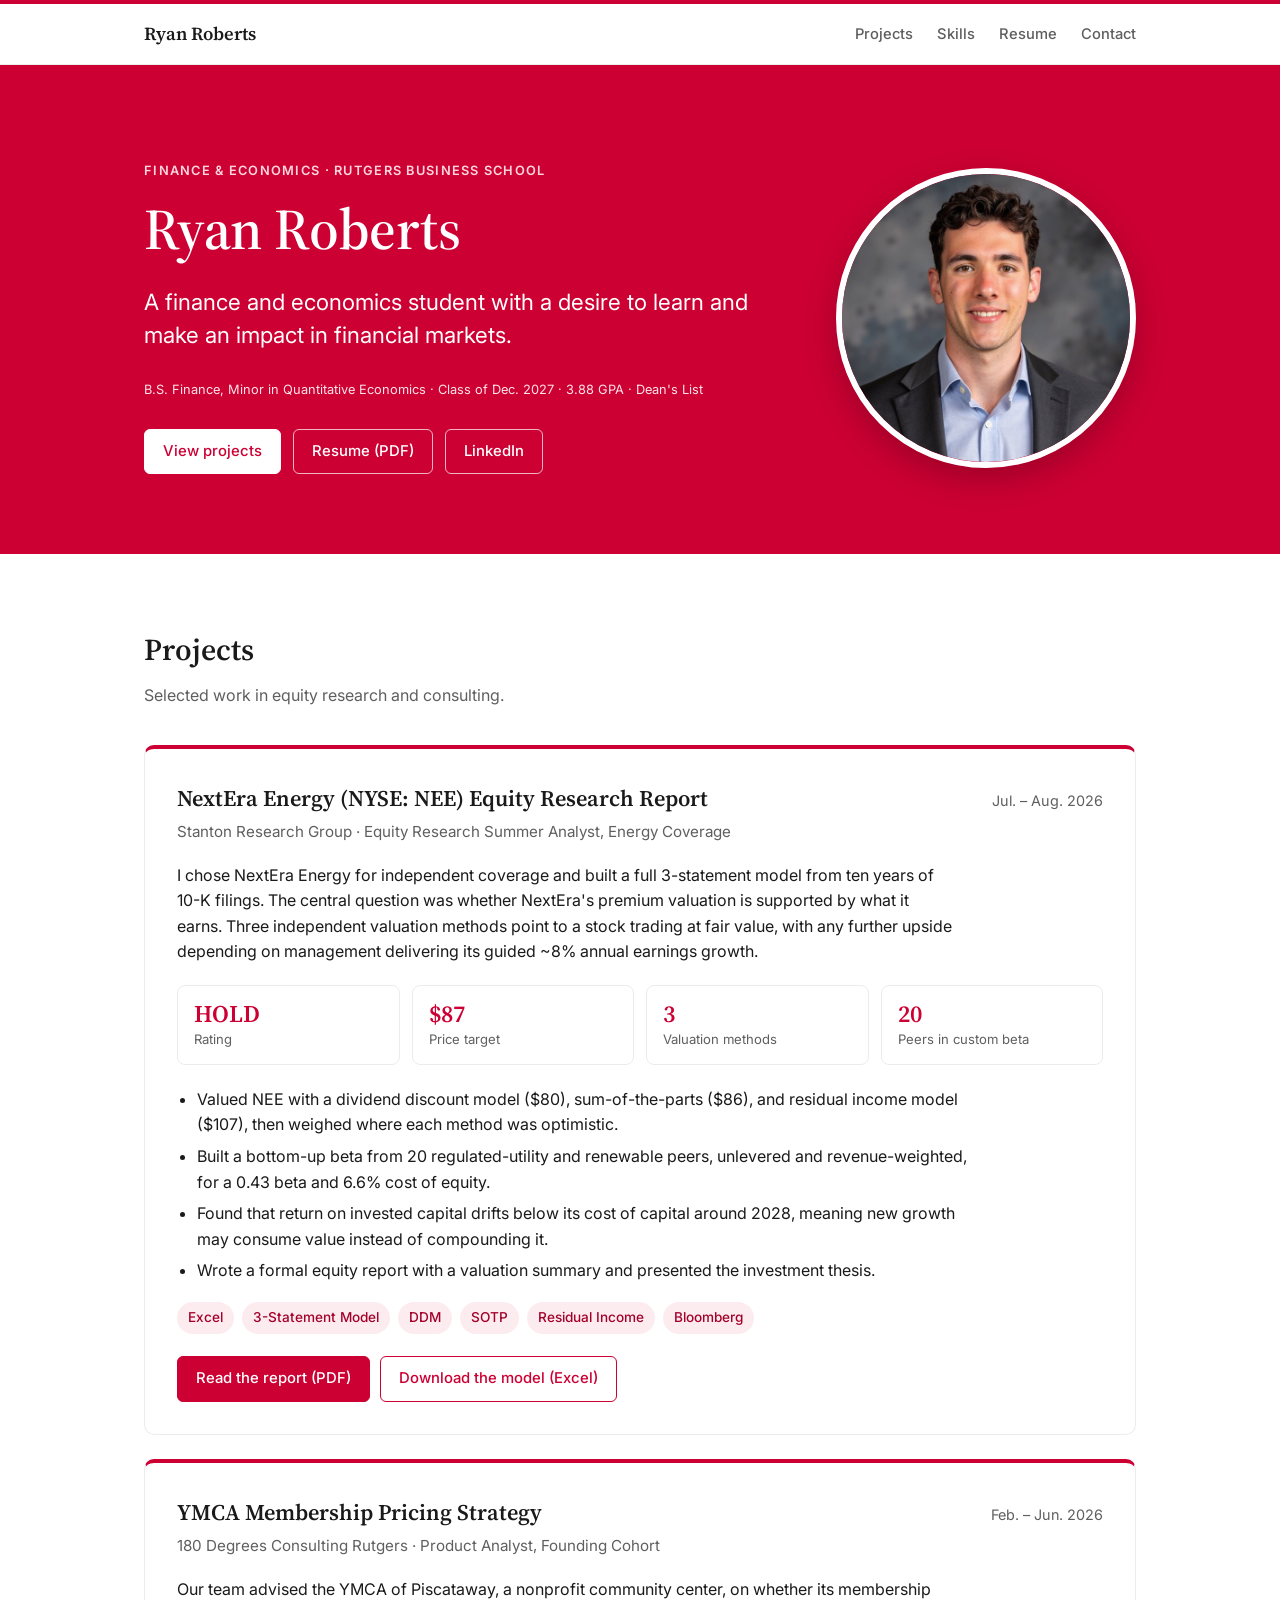
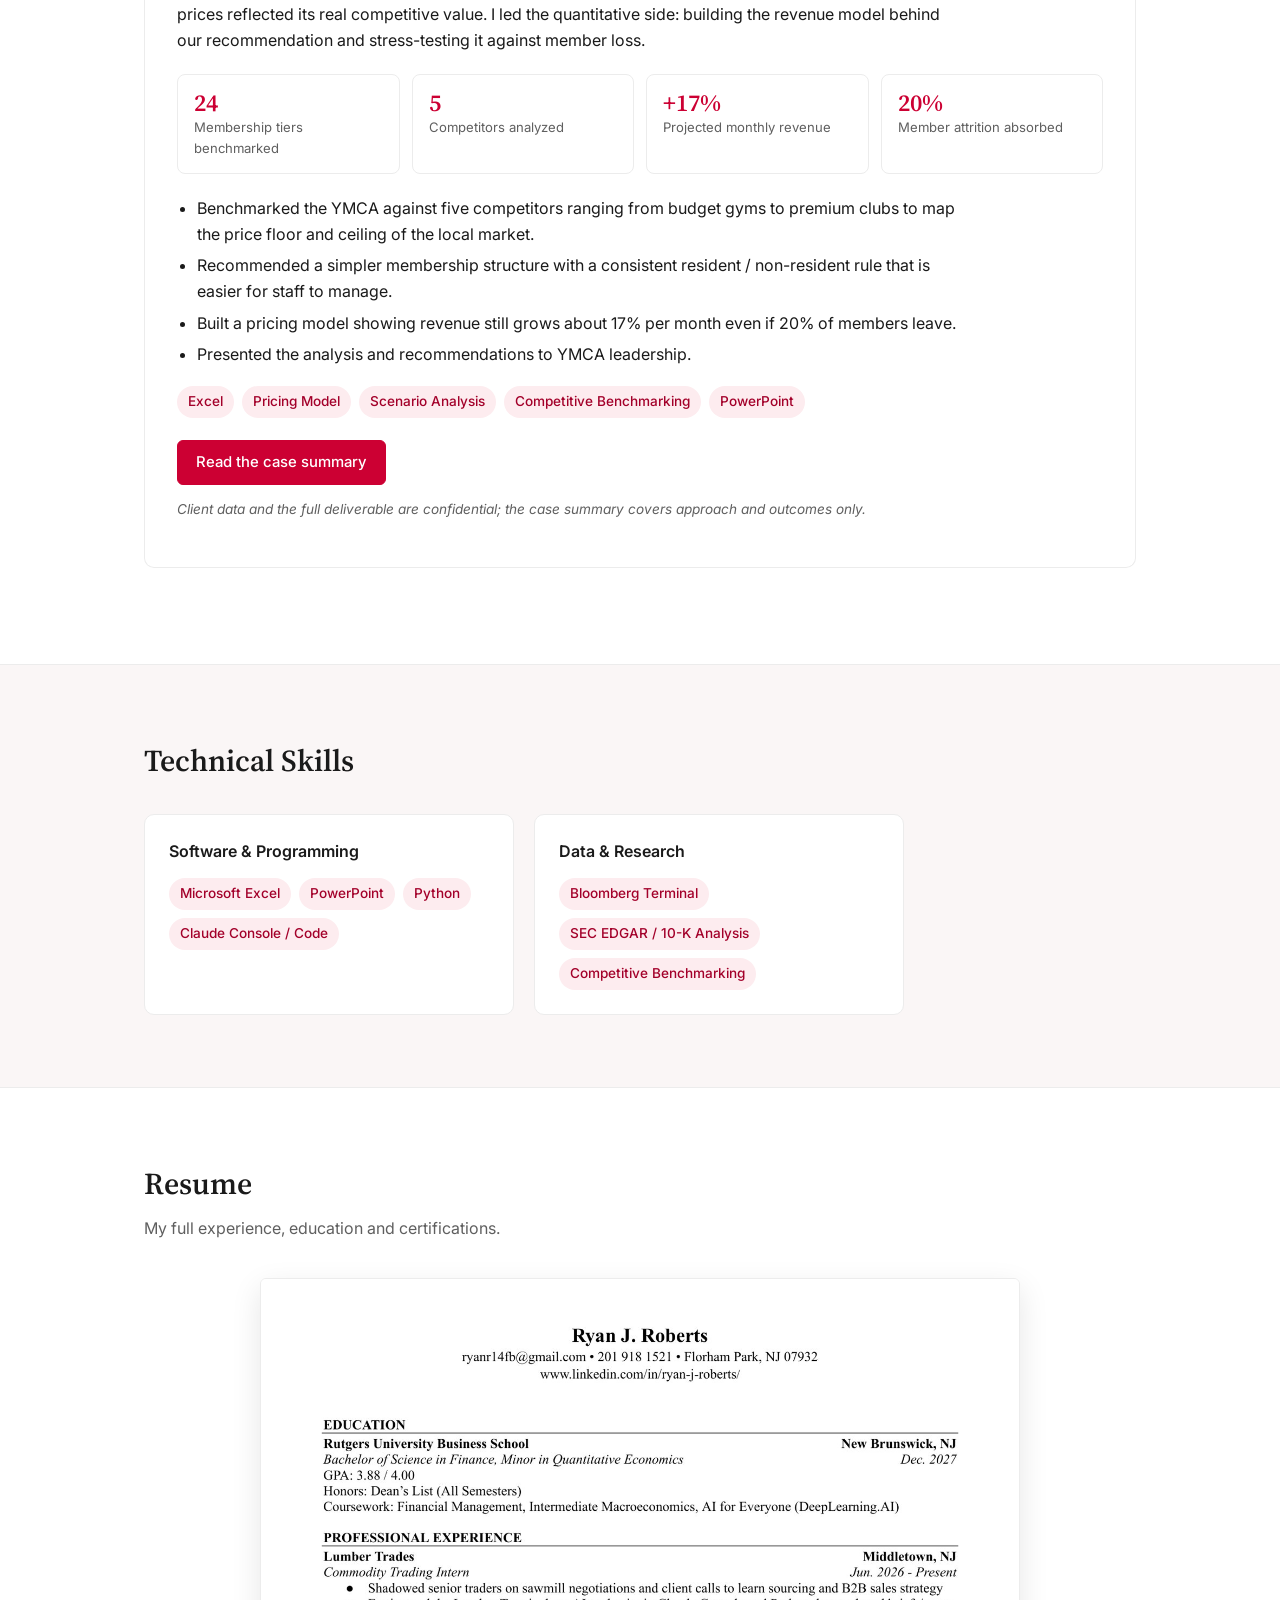
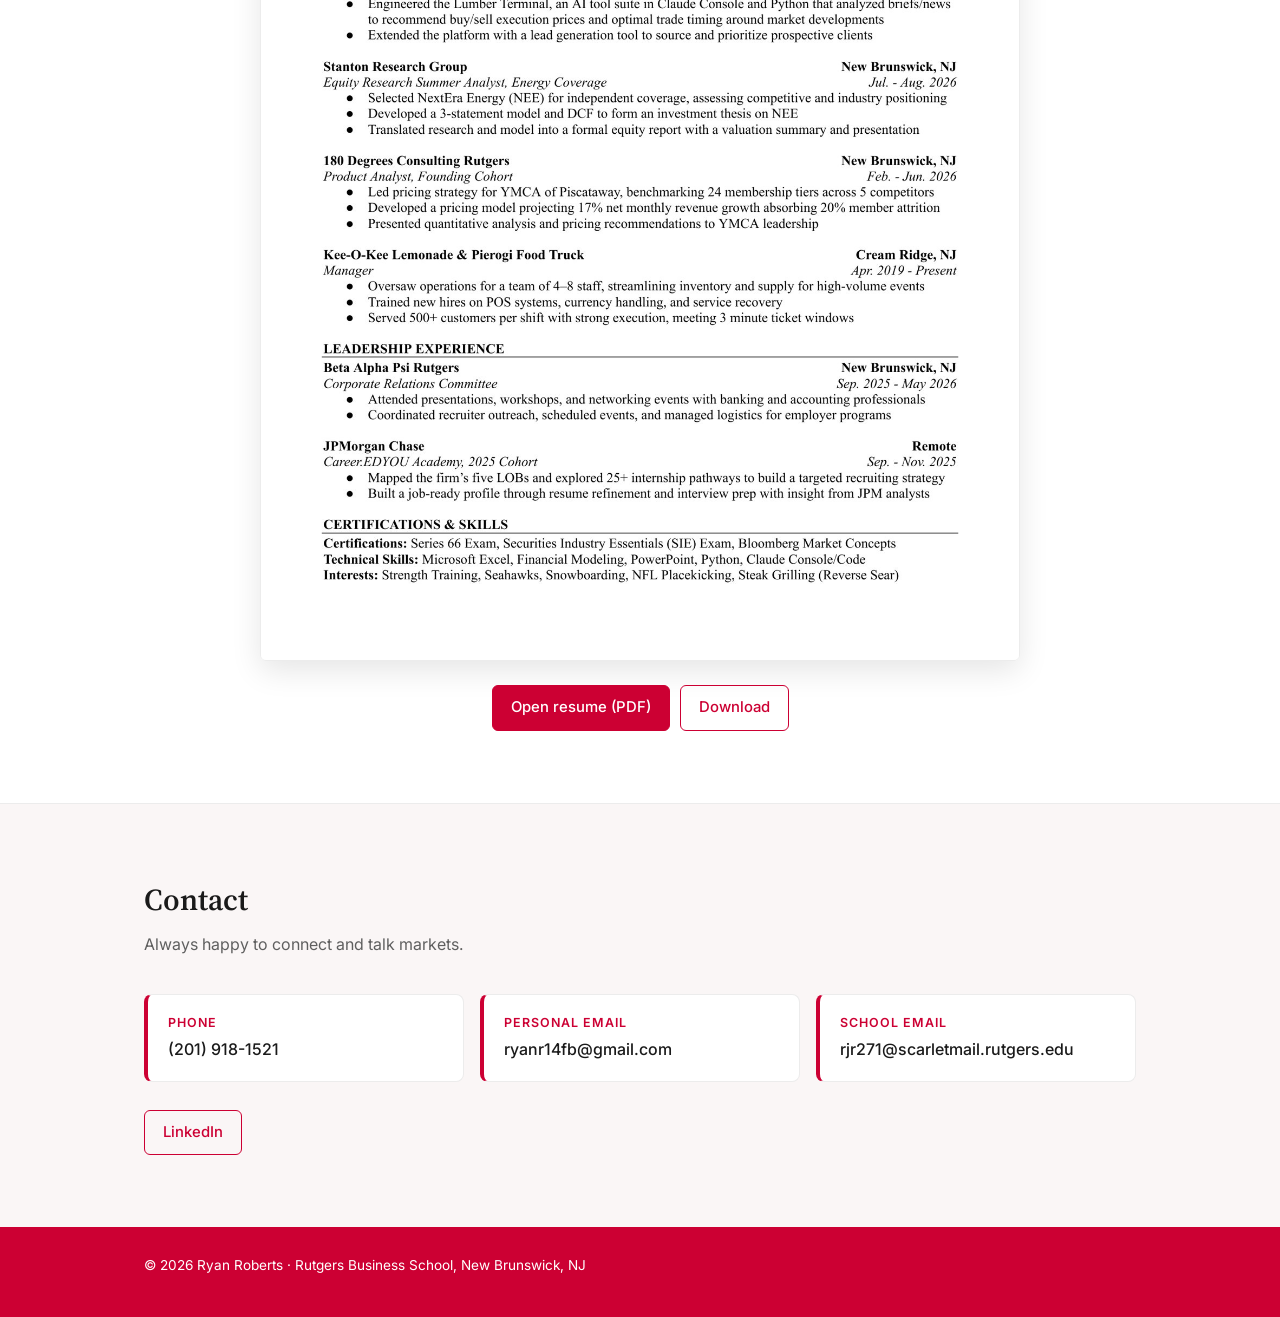
<file: index.html>
<!DOCTYPE html>
<html lang="en">
<head>
  <meta charset="UTF-8">
  <meta name="viewport" content="width=device-width, initial-scale=1.0">
  <title>Ryan Roberts | Finance Portfolio</title>
  <meta name="description" content="Portfolio of Ryan Roberts, finance and economics student at Rutgers Business School: equity research, valuation modeling, and pricing strategy.">
  <link rel="preconnect" href="https://fonts.googleapis.com">
  <link rel="preconnect" href="https://fonts.gstatic.com" crossorigin>
  <link href="https://fonts.googleapis.com/css2?family=Inter:wght@400;500;600&family=Source+Serif+4:wght@600&display=swap" rel="stylesheet">
  <link rel="stylesheet" href="styles.css">
</head>
<body>

  <nav class="nav">
    <div class="wrap">
      <a href="#top" class="brand">Ryan Roberts</a>
      <ul>
        <li><a href="#projects">Projects</a></li>
        <li class="hide-sm"><a href="#skills">Skills</a></li>
        <li><a href="#resume">Resume</a></li>
        <li><a href="#contact">Contact</a></li>
      </ul>
    </div>
  </nav>

  <header class="hero" id="top">
    <div class="wrap hero-grid">
      <div class="hero-text">
      <p class="eyebrow">Finance &amp; Economics · Rutgers Business School</p>
      <h1>Ryan Roberts</h1>
      <p class="statement">
        A finance and economics student with a desire to learn and make an impact
        in financial markets.
      </p>
      <p class="hero-meta">B.S. Finance, Minor in Quantitative Economics · Class of Dec. 2027 · 3.88 GPA · Dean's List</p>
      <div class="hero-links">
        <a class="btn btn-primary" href="#projects">View projects</a>
        <a class="btn btn-ghost" href="files/Roberts_Ryan_Resume.pdf" target="_blank" rel="noopener">Resume (PDF)</a>
        <a class="btn btn-ghost" href="https://www.linkedin.com/in/ryan-j-roberts/" target="_blank" rel="noopener">LinkedIn</a>
      </div>
      </div>
      <img class="headshot" src="files/headshot.jpg" alt="Headshot of Ryan Roberts" width="320" height="320">
    </div>
  </header>

  <main>

    <section id="projects">
      <div class="wrap">
        <h2 class="section-title">Projects</h2>
        <p class="section-sub">Selected work in equity research and consulting.</p>

        <article class="project">
          <div class="project-head">
            <h3>NextEra Energy (NYSE: NEE) Equity Research Report</h3>
            <span class="when">Jul. – Aug. 2026</span>
          </div>
          <p class="org">Stanton Research Group · Equity Research Summer Analyst, Energy Coverage</p>
          <p>
            I chose NextEra Energy for independent coverage and built a full
            3-statement model from ten years of 10-K filings. The central question was
            whether NextEra's premium valuation is supported by what it earns. Three
            independent valuation methods point to a stock trading at fair value, with
            any further upside depending on management delivering its guided ~8% annual
            earnings growth.
          </p>
          <div class="stats">
            <div class="stat"><div class="num">HOLD</div><div class="lbl">Rating</div></div>
            <div class="stat"><div class="num">$87</div><div class="lbl">Price target</div></div>
            <div class="stat"><div class="num">3</div><div class="lbl">Valuation methods</div></div>
            <div class="stat"><div class="num">20</div><div class="lbl">Peers in custom beta</div></div>
          </div>
          <ul class="points">
            <li>Valued NEE with a dividend discount model ($80), sum-of-the-parts ($86), and residual income model ($107), then weighed where each method was optimistic.</li>
            <li>Built a bottom-up beta from 20 regulated-utility and renewable peers, unlevered and revenue-weighted, for a 0.43 beta and 6.6% cost of equity.</li>
            <li>Found that return on invested capital drifts below its cost of capital around 2028, meaning new growth may consume value instead of compounding it.</li>
            <li>Wrote a formal equity report with a valuation summary and presented the investment thesis.</li>
          </ul>
          <ul class="tags">
            <li>Excel</li><li>3-Statement Model</li><li>DDM</li><li>SOTP</li><li>Residual Income</li><li>Bloomberg</li>
          </ul>
          <div class="project-links">
            <a class="btn btn-primary" href="files/Roberts_NEE_Equity_Report.pdf" target="_blank" rel="noopener">Read the report (PDF)</a>
            <a class="btn btn-ghost" href="files/Roberts_NEE_Valuation_Model.xlsx" download>Download the model (Excel)</a>
          </div>
        </article>

        <article class="project">
          <div class="project-head">
            <h3>YMCA Membership Pricing Strategy</h3>
            <span class="when">Feb. – Jun. 2026</span>
          </div>
          <p class="org">180 Degrees Consulting Rutgers · Product Analyst, Founding Cohort</p>
          <p>
            Our team advised the YMCA of Piscataway, a nonprofit community center, on
            whether its membership prices reflected its real competitive value. I led
            the quantitative side: building the revenue model behind our recommendation
            and stress-testing it against member loss.
          </p>
          <div class="stats">
            <div class="stat"><div class="num">24</div><div class="lbl">Membership tiers benchmarked</div></div>
            <div class="stat"><div class="num">5</div><div class="lbl">Competitors analyzed</div></div>
            <div class="stat"><div class="num">+17%</div><div class="lbl">Projected monthly revenue</div></div>
            <div class="stat"><div class="num">20%</div><div class="lbl">Member attrition absorbed</div></div>
          </div>
          <ul class="points">
            <li>Benchmarked the YMCA against five competitors ranging from budget gyms to premium clubs to map the price floor and ceiling of the local market.</li>
            <li>Recommended a simpler membership structure with a consistent resident / non-resident rule that is easier for staff to manage.</li>
            <li>Built a pricing model showing revenue still grows about 17% per month even if 20% of members leave.</li>
            <li>Presented the analysis and recommendations to YMCA leadership.</li>
          </ul>
          <ul class="tags">
            <li>Excel</li><li>Pricing Model</li><li>Scenario Analysis</li><li>Competitive Benchmarking</li><li>PowerPoint</li>
          </ul>
          <div class="project-links">
            <a class="btn btn-primary" href="ymca-case.html">Read the case summary</a>
          </div>
          <p class="note">Client data and the full deliverable are confidential; the case summary covers approach and outcomes only.</p>
        </article>
      </div>
    </section>

    <section id="skills" class="alt">
      <div class="wrap">
        <h2 class="section-title">Technical Skills</h2>
        <div class="skills-grid two">
          <div class="skill-card">
            <h3>Software &amp; Programming</h3>
            <ul class="tags">
              <li>Microsoft Excel</li>
              <li>PowerPoint</li>
              <li>Python</li>
              <li>Claude Console / Code</li>
            </ul>
          </div>
          <div class="skill-card">
            <h3>Data &amp; Research</h3>
            <ul class="tags">
              <li>Bloomberg Terminal</li>
              <li>SEC EDGAR / 10-K Analysis</li>
              <li>Competitive Benchmarking</li>
            </ul>
          </div>
        </div>
      </div>
    </section>

    <section id="resume">
      <div class="wrap">
        <h2 class="section-title">Resume</h2>
        <p class="section-sub">My full experience, education and certifications.</p>
        <a class="resume-preview" href="files/Roberts_Ryan_Resume.pdf" target="_blank" rel="noopener">
          <img src="files/resume-preview.jpg" alt="Preview of Ryan Roberts's resume" width="1400" height="1812">
        </a>
        <div class="project-links">
          <a class="btn btn-primary" href="files/Roberts_Ryan_Resume.pdf" target="_blank" rel="noopener">Open resume (PDF)</a>
          <a class="btn btn-ghost" href="files/Roberts_Ryan_Resume.pdf" download>Download</a>
        </div>
      </div>
    </section>

    <section id="contact" class="contact alt">
      <div class="wrap">
        <h2 class="section-title">Contact</h2>
        <p class="section-sub">Always happy to connect and talk markets.</p>
        <div class="contact-grid">
          <a class="contact-card" href="tel:+12019181521">
            <div class="lbl">Phone</div>
            <div class="val">(201) 918-1521</div>
          </a>
          <a class="contact-card" href="mailto:ryanr14fb@gmail.com">
            <div class="lbl">Personal email</div>
            <div class="val">ryanr14fb@gmail.com</div>
          </a>
          <a class="contact-card" href="mailto:rjr271@scarletmail.rutgers.edu">
            <div class="lbl">School email</div>
            <div class="val">rjr271@scarletmail.rutgers.edu</div>
          </a>
        </div>
        <div class="hero-links">
          <a class="btn btn-ghost" href="https://www.linkedin.com/in/ryan-j-roberts/" target="_blank" rel="noopener">LinkedIn</a>
        </div>
      </div>
    </section>
  </main>

  <footer>
    <div class="wrap">© 2026 Ryan Roberts · Rutgers Business School, New Brunswick, NJ</div>
  </footer>

</body>
</html>
</file>
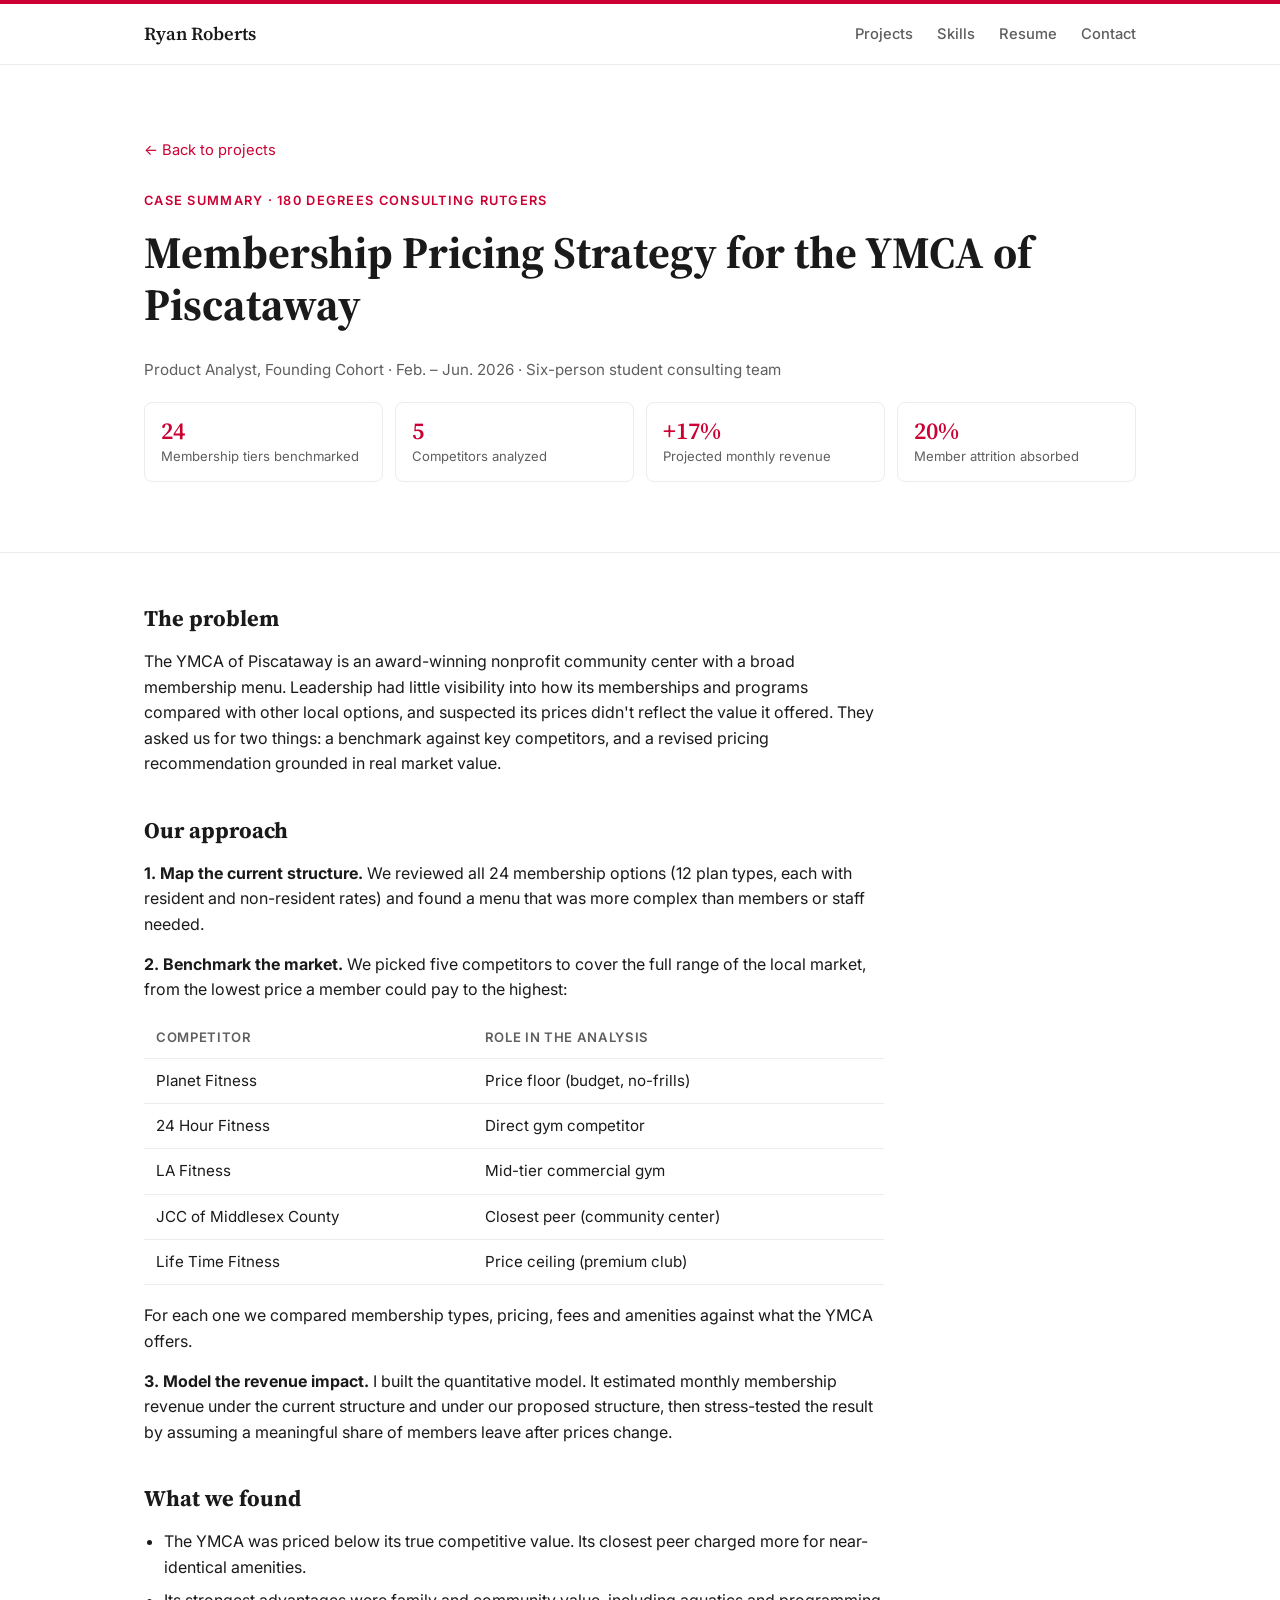
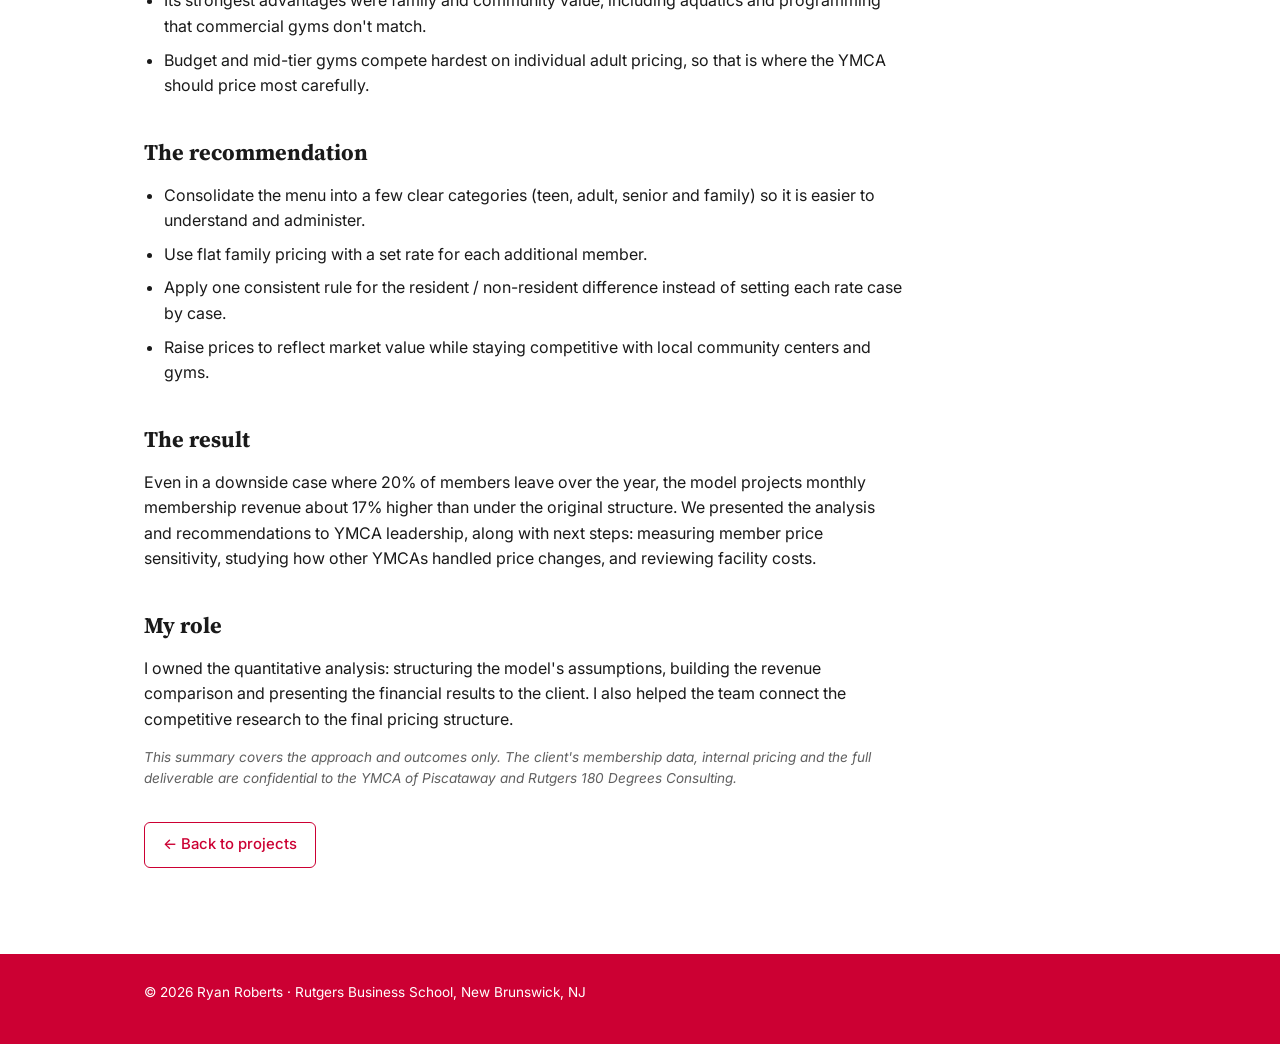
<file: ymca-case.html>
<!DOCTYPE html>
<html lang="en">
<head>
  <meta charset="UTF-8">
  <meta name="viewport" content="width=device-width, initial-scale=1.0">
  <title>YMCA Pricing Strategy | Ryan Roberts</title>
  <meta name="description" content="Case summary: membership pricing strategy for the YMCA of Piscataway, 180 Degrees Consulting Rutgers.">
  <link rel="preconnect" href="https://fonts.googleapis.com">
  <link rel="preconnect" href="https://fonts.gstatic.com" crossorigin>
  <link href="https://fonts.googleapis.com/css2?family=Inter:wght@400;500;600&family=Source+Serif+4:wght@600&display=swap" rel="stylesheet">
  <link rel="stylesheet" href="styles.css">
</head>
<body>

  <nav class="nav">
    <div class="wrap">
      <a href="index.html" class="brand">Ryan Roberts</a>
      <ul>
        <li><a href="index.html#projects">Projects</a></li>
        <li class="hide-sm"><a href="index.html#skills">Skills</a></li>
        <li><a href="index.html#resume">Resume</a></li>
        <li><a href="index.html#contact">Contact</a></li>
      </ul>
    </div>
  </nav>

  <header class="case-hero">
    <div class="wrap">
      <a class="back" href="index.html#projects">← Back to projects</a>
      <p class="eyebrow">Case Summary · 180 Degrees Consulting Rutgers</p>
      <h1>Membership Pricing Strategy for the YMCA of Piscataway</h1>
      <p class="hero-meta">Product Analyst, Founding Cohort · Feb. – Jun. 2026 · Six-person student consulting team</p>
      <div class="stats">
        <div class="stat"><div class="num">24</div><div class="lbl">Membership tiers benchmarked</div></div>
        <div class="stat"><div class="num">5</div><div class="lbl">Competitors analyzed</div></div>
        <div class="stat"><div class="num">+17%</div><div class="lbl">Projected monthly revenue</div></div>
        <div class="stat"><div class="num">20%</div><div class="lbl">Member attrition absorbed</div></div>
      </div>
    </div>
  </header>

  <main class="case-body">
    <div class="wrap">
      <h2>The problem</h2>
      <p>
        The YMCA of Piscataway is an award-winning nonprofit community center with
        a broad membership menu. Leadership had little visibility into how its
        memberships and programs compared with other local options, and suspected
        its prices didn't reflect the value it offered. They asked us for two
        things: a benchmark against key competitors, and a revised pricing
        recommendation grounded in real market value.
      </p>

      <h2>Our approach</h2>
      <p><strong>1. Map the current structure.</strong> We reviewed all 24 membership
      options (12 plan types, each with resident and non-resident rates) and found a
      menu that was more complex than members or staff needed.</p>

      <p><strong>2. Benchmark the market.</strong> We picked five competitors to
      cover the full range of the local market, from the lowest price a member
      could pay to the highest:</p>
      <table class="bench">
        <thead><tr><th>Competitor</th><th>Role in the analysis</th></tr></thead>
        <tbody>
          <tr><td>Planet Fitness</td><td>Price floor (budget, no-frills)</td></tr>
          <tr><td>24 Hour Fitness</td><td>Direct gym competitor</td></tr>
          <tr><td>LA Fitness</td><td>Mid-tier commercial gym</td></tr>
          <tr><td>JCC of Middlesex County</td><td>Closest peer (community center)</td></tr>
          <tr><td>Life Time Fitness</td><td>Price ceiling (premium club)</td></tr>
        </tbody>
      </table>
      <p>For each one we compared membership types, pricing, fees and amenities
      against what the YMCA offers.</p>

      <p><strong>3. Model the revenue impact.</strong> I built the quantitative
      model. It estimated monthly membership revenue under the current structure
      and under our proposed structure, then stress-tested the result by
      assuming a meaningful share of members leave after prices change.</p>

      <h2>What we found</h2>
      <ul>
        <li>The YMCA was priced below its true competitive value. Its closest peer charged more for near-identical amenities.</li>
        <li>Its strongest advantages were family and community value, including aquatics and programming that commercial gyms don't match.</li>
        <li>Budget and mid-tier gyms compete hardest on individual adult pricing, so that is where the YMCA should price most carefully.</li>
      </ul>

      <h2>The recommendation</h2>
      <ul>
        <li>Consolidate the menu into a few clear categories (teen, adult, senior and family) so it is easier to understand and administer.</li>
        <li>Use flat family pricing with a set rate for each additional member.</li>
        <li>Apply one consistent rule for the resident / non-resident difference instead of setting each rate case by case.</li>
        <li>Raise prices to reflect market value while staying competitive with local community centers and gyms.</li>
      </ul>

      <h2>The result</h2>
      <p>
        Even in a downside case where 20% of members leave over the year, the model
        projects monthly membership revenue about 17% higher than under the original
        structure. We presented the analysis and recommendations to YMCA leadership,
        along with next steps: measuring member price sensitivity, studying how other
        YMCAs handled price changes, and reviewing facility costs.
      </p>

      <h2>My role</h2>
      <p>
        I owned the quantitative analysis: structuring the model's assumptions,
        building the revenue comparison and presenting the financial results to the
        client. I also helped the team connect the competitive research to the
        final pricing structure.
      </p>

      <p class="note">
        This summary covers the approach and outcomes only. The client's membership
        data, internal pricing and the full deliverable are confidential to the
        YMCA of Piscataway and Rutgers 180 Degrees Consulting.
      </p>

      <p style="margin-top: 32px;"><a class="btn btn-ghost" href="index.html#projects">← Back to projects</a></p>
    </div>
  </main>

  <footer>
    <div class="wrap">© 2026 Ryan Roberts · Rutgers Business School, New Brunswick, NJ</div>
  </footer>

</body>
</html>
</file>
<file: styles.css>
:root {
  --bg: #ffffff;
  --surface: #ffffff;
  --ink: #1a1a1a;
  --muted: #5f5f5f;
  --line: #ececec;
  --accent: #cc0033;       /* Rutgers scarlet */
  --accent-dark: #a3002a;
  --accent-soft: #fdecef;
  --band: #faf6f6;
  --max: 1040px;
}

* { box-sizing: border-box; margin: 0; padding: 0; }
html { scroll-behavior: smooth; scroll-padding-top: 72px; }

body {
  font-family: "Inter", -apple-system, BlinkMacSystemFont, "Segoe UI", sans-serif;
  background: var(--bg);
  color: var(--ink);
  line-height: 1.6;
  font-size: 16px;
}

a { color: var(--accent); text-decoration: none; }
a:hover { text-decoration: underline; }

.wrap { max-width: var(--max); margin: 0 auto; padding: 0 24px; }

/* Nav */
.nav {
  position: sticky; top: 0; z-index: 10;
  background: rgba(255, 255, 255, 0.96);
  backdrop-filter: blur(8px);
  border-top: 4px solid var(--accent);
  border-bottom: 1px solid var(--line);
}
.nav .wrap { display: flex; align-items: center; justify-content: space-between; height: 60px; }
.brand { font-family: "Source Serif 4", Georgia, serif; font-weight: 600; font-size: 1.15rem; color: var(--ink); }
.brand:hover { text-decoration: none; }
.nav ul { display: flex; gap: 24px; list-style: none; }
.nav ul a { color: var(--muted); font-size: 0.92rem; font-weight: 500; }
.nav ul a:hover { color: var(--ink); text-decoration: none; }

/* Hero: scarlet band, white text */
.hero { padding: 96px 0 80px; background: var(--accent); color: #fff; }
.hero .eyebrow { color: #ffd6de; }
.hero .statement { color: #fff; }
.hero .hero-meta { color: #ffe3e8; }
.hero .btn-primary { background: #fff; color: var(--accent); border-color: #fff; }
.hero .btn-primary:hover { background: #ffe9ed; }
.hero .btn-ghost { color: #fff; border-color: rgba(255,255,255,0.7); }
.hero .btn-ghost:hover { background: rgba(255,255,255,0.12); }
section.alt { background: var(--band); }
.eyebrow {
  font-size: 0.8rem; font-weight: 600; letter-spacing: 0.1em;
  text-transform: uppercase; color: var(--accent); margin-bottom: 16px;
}
.hero h1 {
  font-family: "Source Serif 4", Georgia, serif;
  font-size: clamp(2.4rem, 6vw, 3.6rem); font-weight: 600;
  line-height: 1.1; letter-spacing: -0.01em; margin-bottom: 24px;
}
.statement {
  font-size: clamp(1.15rem, 2.4vw, 1.4rem); line-height: 1.5;
  max-width: 760px; color: var(--ink);
}
.hero-meta { margin-top: 28px; color: var(--muted); font-size: 0.95rem; }
.hero-links { margin-top: 28px; display: flex; flex-wrap: wrap; gap: 12px; }

.btn {
  display: inline-block; padding: 10px 18px; border-radius: 6px;
  font-weight: 500; font-size: 0.93rem; border: 1px solid var(--accent);
}
.btn:hover { text-decoration: none; }
.btn-primary { background: var(--accent); color: #fff; }
.btn-primary:hover { background: var(--accent-dark); border-color: var(--accent-dark); }
.btn-ghost { color: var(--accent); background: transparent; }
.btn-ghost:hover { background: var(--accent-soft); }

/* Sections */
section { padding: 72px 0; border-bottom: 1px solid var(--line); }
.section-title {
  font-family: "Source Serif 4", Georgia, serif;
  font-size: 1.9rem; font-weight: 600; margin-bottom: 8px;
}
.section-sub { color: var(--muted); margin-bottom: 36px; max-width: 640px; }

/* Skills */
.skills-grid { display: grid; grid-template-columns: repeat(3, 1fr); gap: 20px; }
.skill-card {
  background: var(--surface); border: 1px solid var(--line);
  border-radius: 10px; padding: 24px;
}
.skill-card h3 { font-size: 1rem; font-weight: 600; margin-bottom: 14px; }
.tags { display: flex; flex-wrap: wrap; gap: 8px; list-style: none; }
.tags li {
  background: var(--accent-soft); color: var(--accent-dark);
  font-size: 0.85rem; font-weight: 500; padding: 5px 11px; border-radius: 999px;
}

/* Projects */
.project {
  background: var(--surface); border: 1px solid var(--line);
  border-radius: 10px; padding: 32px; margin-bottom: 24px;
}
.project-head { display: flex; justify-content: space-between; align-items: baseline; gap: 16px; flex-wrap: wrap; margin-bottom: 4px; }
.project h3 { font-family: "Source Serif 4", Georgia, serif; font-size: 1.4rem; font-weight: 600; }
.project .when { color: var(--muted); font-size: 0.9rem; white-space: nowrap; }
.project .org { color: var(--muted); font-size: 0.95rem; margin-bottom: 18px; }
.project p { margin-bottom: 14px; max-width: 780px; }
.project ul.points { margin: 0 0 18px 20px; max-width: 780px; }
.project ul.points li { margin-bottom: 6px; }

.stats { display: grid; grid-template-columns: repeat(4, 1fr); gap: 12px; margin: 20px 0 22px; }
.stat { border: 1px solid var(--line); border-radius: 8px; padding: 14px 16px; }
.stat .num { font-family: "Source Serif 4", Georgia, serif; font-size: 1.5rem; font-weight: 600; line-height: 1.2; }
.stat .lbl { color: var(--muted); font-size: 0.82rem; }

.project .tags { margin-bottom: 22px; }
.project-links { display: flex; flex-wrap: wrap; gap: 10px; }
.note { color: var(--muted); font-size: 0.85rem; margin-top: 14px; font-style: italic; }

.stat .num { color: var(--accent); }
.project { border-top: 4px solid var(--accent); }

/* Resume */
.resume-frame {
  width: 100%; height: 900px; border: 1px solid var(--line);
  border-radius: 10px; background: #fff; margin-bottom: 20px;
}

/* Contact / footer */
.contact { border-bottom: none; }
.contact-grid { display: grid; grid-template-columns: repeat(3, 1fr); gap: 16px; }
.contact-card {
  display: block; background: var(--surface); border: 1px solid var(--line);
  border-left: 4px solid var(--accent); border-radius: 8px; padding: 18px 20px; color: var(--ink);
}
.contact-card:hover { text-decoration: none; background: var(--accent-soft); }
.contact-card .lbl { font-size: 0.78rem; font-weight: 600; letter-spacing: 0.08em; text-transform: uppercase; color: var(--accent); margin-bottom: 4px; }
.contact-card .val { font-weight: 500; word-break: break-word; }
footer { padding: 28px 0 40px; color: #fff; background: var(--accent); font-size: 0.85rem; }

/* Case study page */
.case-hero { padding: 72px 0 48px; border-bottom: 1px solid var(--line); }
.case-hero h1 { font-family: "Source Serif 4", Georgia, serif; font-size: clamp(2rem, 5vw, 2.8rem); line-height: 1.15; margin-bottom: 14px; }
.back { display: inline-block; margin-bottom: 28px; font-size: 0.92rem; }
.case-body { padding: 48px 0 72px; }
.case-body h2 { font-family: "Source Serif 4", Georgia, serif; font-size: 1.4rem; margin: 36px 0 12px; }
.case-body h2:first-child { margin-top: 0; }
.case-body p, .case-body ul { max-width: 740px; margin-bottom: 14px; }
.case-body ul { margin-left: 20px; }
.case-body li { margin-bottom: 8px; }
.bench { width: 100%; max-width: 740px; border-collapse: collapse; margin: 8px 0 18px; font-size: 0.95rem; }
.bench th, .bench td { text-align: left; padding: 10px 12px; border-bottom: 1px solid var(--line); }
.bench th { font-weight: 600; color: var(--muted); font-size: 0.82rem; text-transform: uppercase; letter-spacing: 0.05em; }

/* Responsive */
@media (max-width: 820px) {
  .skills-grid { grid-template-columns: 1fr; }
  .stats { grid-template-columns: repeat(2, 1fr); }
  .contact-grid { grid-template-columns: 1fr; }
  .resume-frame { display: none; }
}
@media (max-width: 600px) {
  .wrap { padding: 0 16px; }
  .nav ul { gap: 14px; }
  .nav ul li.hide-sm { display: none; }
  .hero { padding: 64px 0 52px; }
  section { padding: 56px 0; }
  .project { padding: 22px; }
}

.skills-grid.two { grid-template-columns: repeat(2, 1fr); max-width: 760px; }
.section-title + .skills-grid { margin-top: 28px; }
@media (max-width: 820px) { .skills-grid.two { grid-template-columns: 1fr; } }

/* Hero with headshot */
.hero-grid { display: grid; grid-template-columns: 1fr auto; gap: 56px; align-items: center; }
.headshot {
  width: 300px; height: 300px; border-radius: 50%; object-fit: cover;
  border: 6px solid #fff; box-shadow: 0 12px 32px rgba(0,0,0,0.22);
}
@media (max-width: 820px) {
  .hero-grid { grid-template-columns: 1fr; gap: 32px; }
  .headshot { width: 180px; height: 180px; border-width: 5px; order: -1; }
}

/* Hero meta line: same size as eyebrow, single line on desktop */
.hero .eyebrow, .hero .hero-meta { font-size: 0.8rem; }
@media (min-width: 960px) { .hero .hero-meta { white-space: nowrap; } }
@media (min-width: 821px) and (max-width: 1000px) {
  .hero-grid { gap: 40px; }
  .headshot { width: 230px; height: 230px; }
}

/* Resume preview image (replaces embedded PDF) */
.resume-preview {
  display: block; max-width: 760px; margin: 0 auto 24px;
  border: 1px solid var(--line); border-radius: 6px; overflow: hidden;
  box-shadow: 0 10px 30px rgba(0,0,0,0.10); transition: box-shadow .2s, transform .2s;
}
.resume-preview:hover { box-shadow: 0 14px 38px rgba(204,0,51,0.18); transform: translateY(-2px); }
.resume-preview img { display: block; width: 100%; height: auto; }
#resume .project-links { justify-content: center; }
@media (max-width: 820px) { .resume-preview { display: block; } }
</file>
